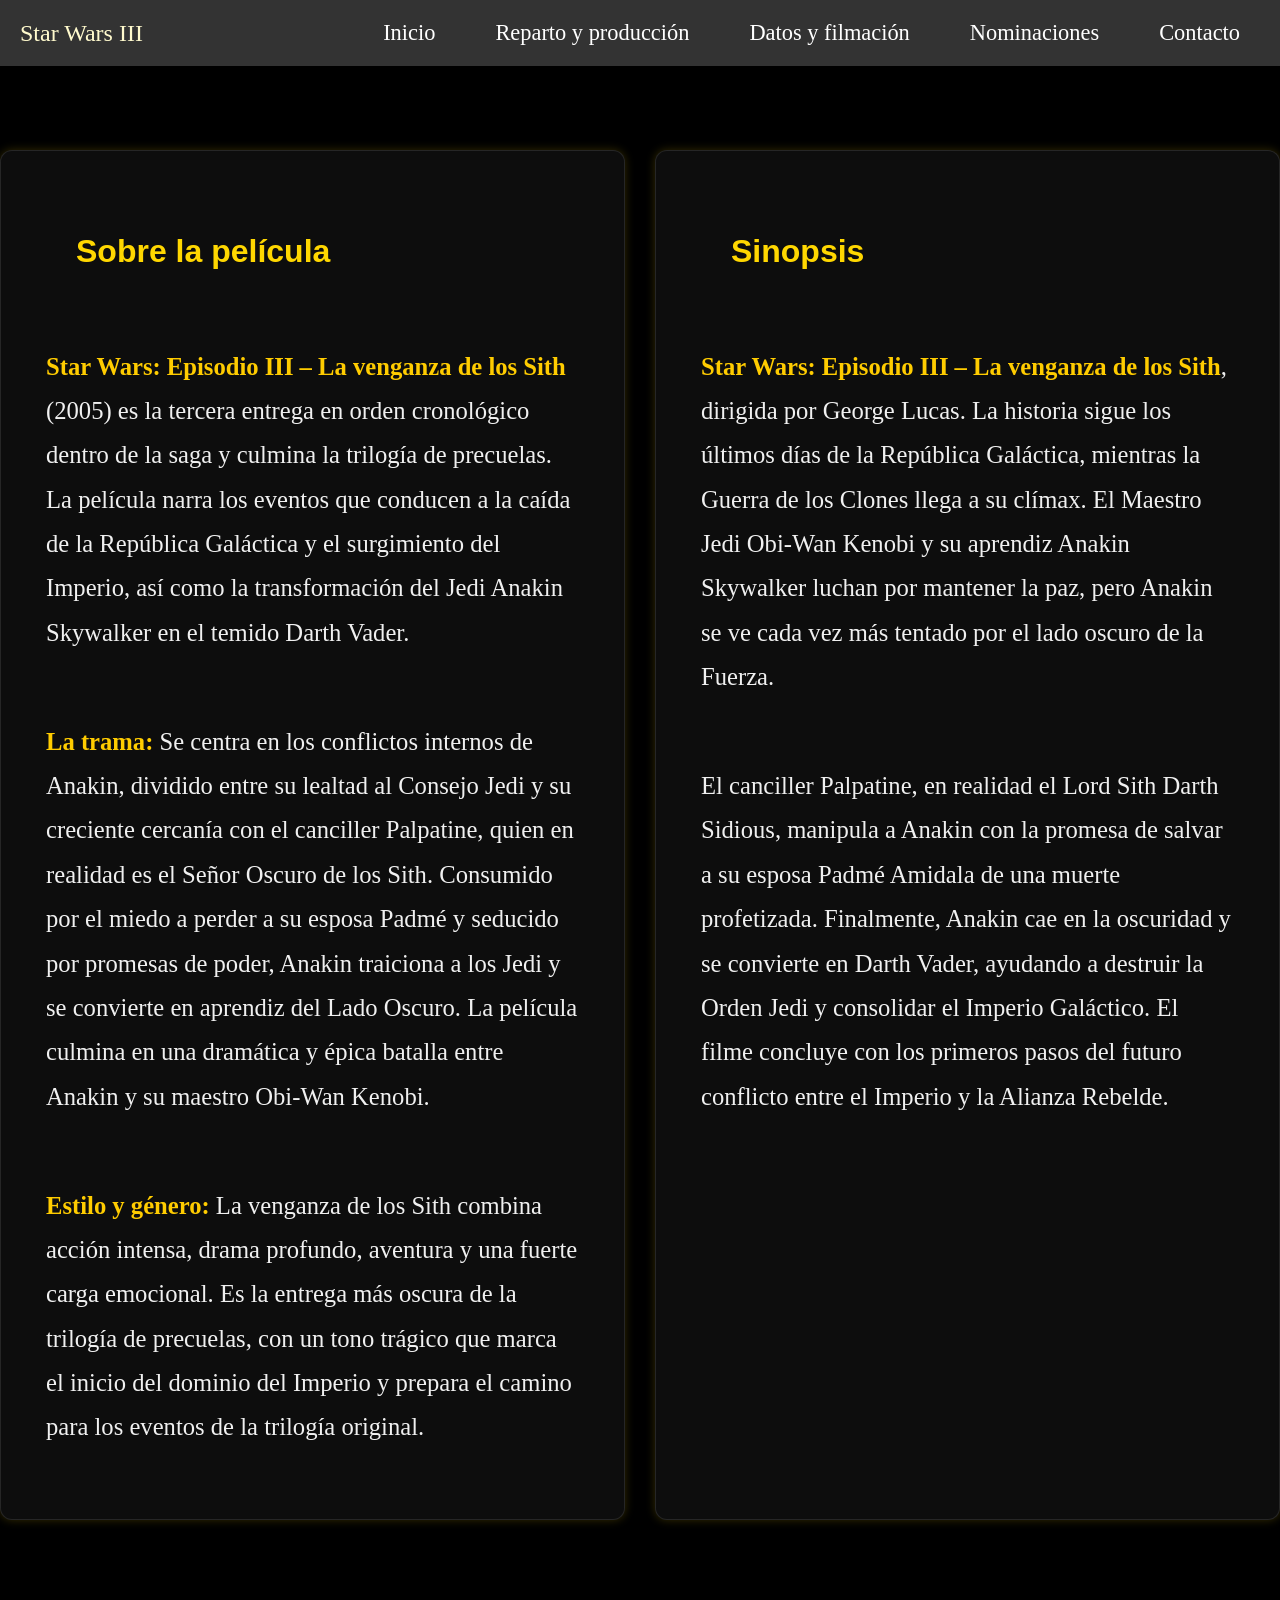
<file: index.html>
<!DOCTYPE html>
<html lang="es">
<head>
    <meta charset="UTF-8">
    <meta name="viewport" content="width=device-width, initial-scale=1.0">
    <title>Star Wars OG</title>
    <link rel="stylesheet" href="style.css">
    <link rel="icon" href="../img/vv_preview_rev_1.png" type="image/x-icon">
</head>
<body>
    <header class="header">
      
      <div class="logo">Star Wars III
      </div>
      <input type="checkbox" id="menu-toggle" class="menu-toggle" />

  
  <label for="menu-toggle" class="hamburger">
    <span></span>
    <span></span>
    <span></span>
  </label>
    <nav class="nav" id="nav">
      <ul class="nav-links">
        <li><a href="index.html">Inicio</a></li>
        <li><a href="ryp/index.html">Reparto y producción</a></li>
        <li><a href="datos/index.html">Datos y filmación</a></li>
        <li><a href="nominacion/index.html">Nominaciones</a></li>
        <li><a href="contacto/index.html">Contacto</a></li>
      </ul>
       </nav>
    
     
    </header>
    
    <main>
      <div class="descripcion-doble">
    <div class="descripcion-pelicula">
  <h2>Sobre la película</h2>
  <p>
    <strong>Star Wars: Episodio III – La venganza de los Sith</strong> (2005) es la tercera entrega en orden cronológico dentro de la saga y culmina la trilogía de precuelas.
    La película narra los eventos que conducen a la caída de la República Galáctica y el surgimiento del Imperio, así como la transformación del Jedi Anakin Skywalker en el temido Darth Vader.
  </p>
  <p>
    <strong>La trama:</strong> Se centra en los conflictos internos de Anakin, dividido entre su lealtad al Consejo Jedi y su creciente cercanía con el canciller Palpatine, quien en realidad es el Señor Oscuro de los Sith.
    Consumido por el miedo a perder a su esposa Padmé y seducido por promesas de poder, Anakin traiciona a los Jedi y se convierte en aprendiz del Lado Oscuro.
    La película culmina en una dramática y épica batalla entre Anakin y su maestro Obi-Wan Kenobi.
  </p>
  <p>
    <strong>Estilo y género:</strong> La venganza de los Sith combina acción intensa, drama profundo, aventura y una fuerte carga emocional.
    Es la entrega más oscura de la trilogía de precuelas, con un tono trágico que marca el inicio del dominio del Imperio y prepara el camino para los eventos de la trilogía original.
  </p>
</div>

      <div class="descripcion-pelicula">
    <h2>Sinopsis</h2>
    <p>
      <strong>Star Wars: Episodio III – La venganza de los Sith</strong>, dirigida por George Lucas.  
      La historia sigue los últimos días de la República Galáctica, mientras la Guerra de los Clones llega a su clímax.  
      El Maestro Jedi Obi-Wan Kenobi y su aprendiz Anakin Skywalker luchan por mantener la paz, pero Anakin se ve cada vez más tentado por el lado oscuro de la Fuerza.
    </p>
    <p>
      El canciller Palpatine, en realidad el Lord Sith Darth Sidious, manipula a Anakin con la promesa de salvar a su esposa Padmé Amidala de una muerte profetizada.  
      Finalmente, Anakin cae en la oscuridad y se convierte en Darth Vader, ayudando a destruir la Orden Jedi y consolidar el Imperio Galáctico.  
      El filme concluye con los primeros pasos del futuro conflicto entre el Imperio y la Alianza Rebelde.
    </p>
    <iframe width="560" height="315" src="https://www.youtube.com/embed/6YQ_HGoK41A?si=YhfoCAyAfc4_L3_i&amp;start=12" title="YouTube video player" frameborder="0" allow="accelerometer; autoplay; clipboard-write; encrypted-media; gyroscope; picture-in-picture; web-share" referrerpolicy="strict-origin-when-cross-origin" allowfullscreen></iframe>
  </div>
</div>
  </main>
  <footer>May the Force be with you </footer> 
</body>
</html>
</file>
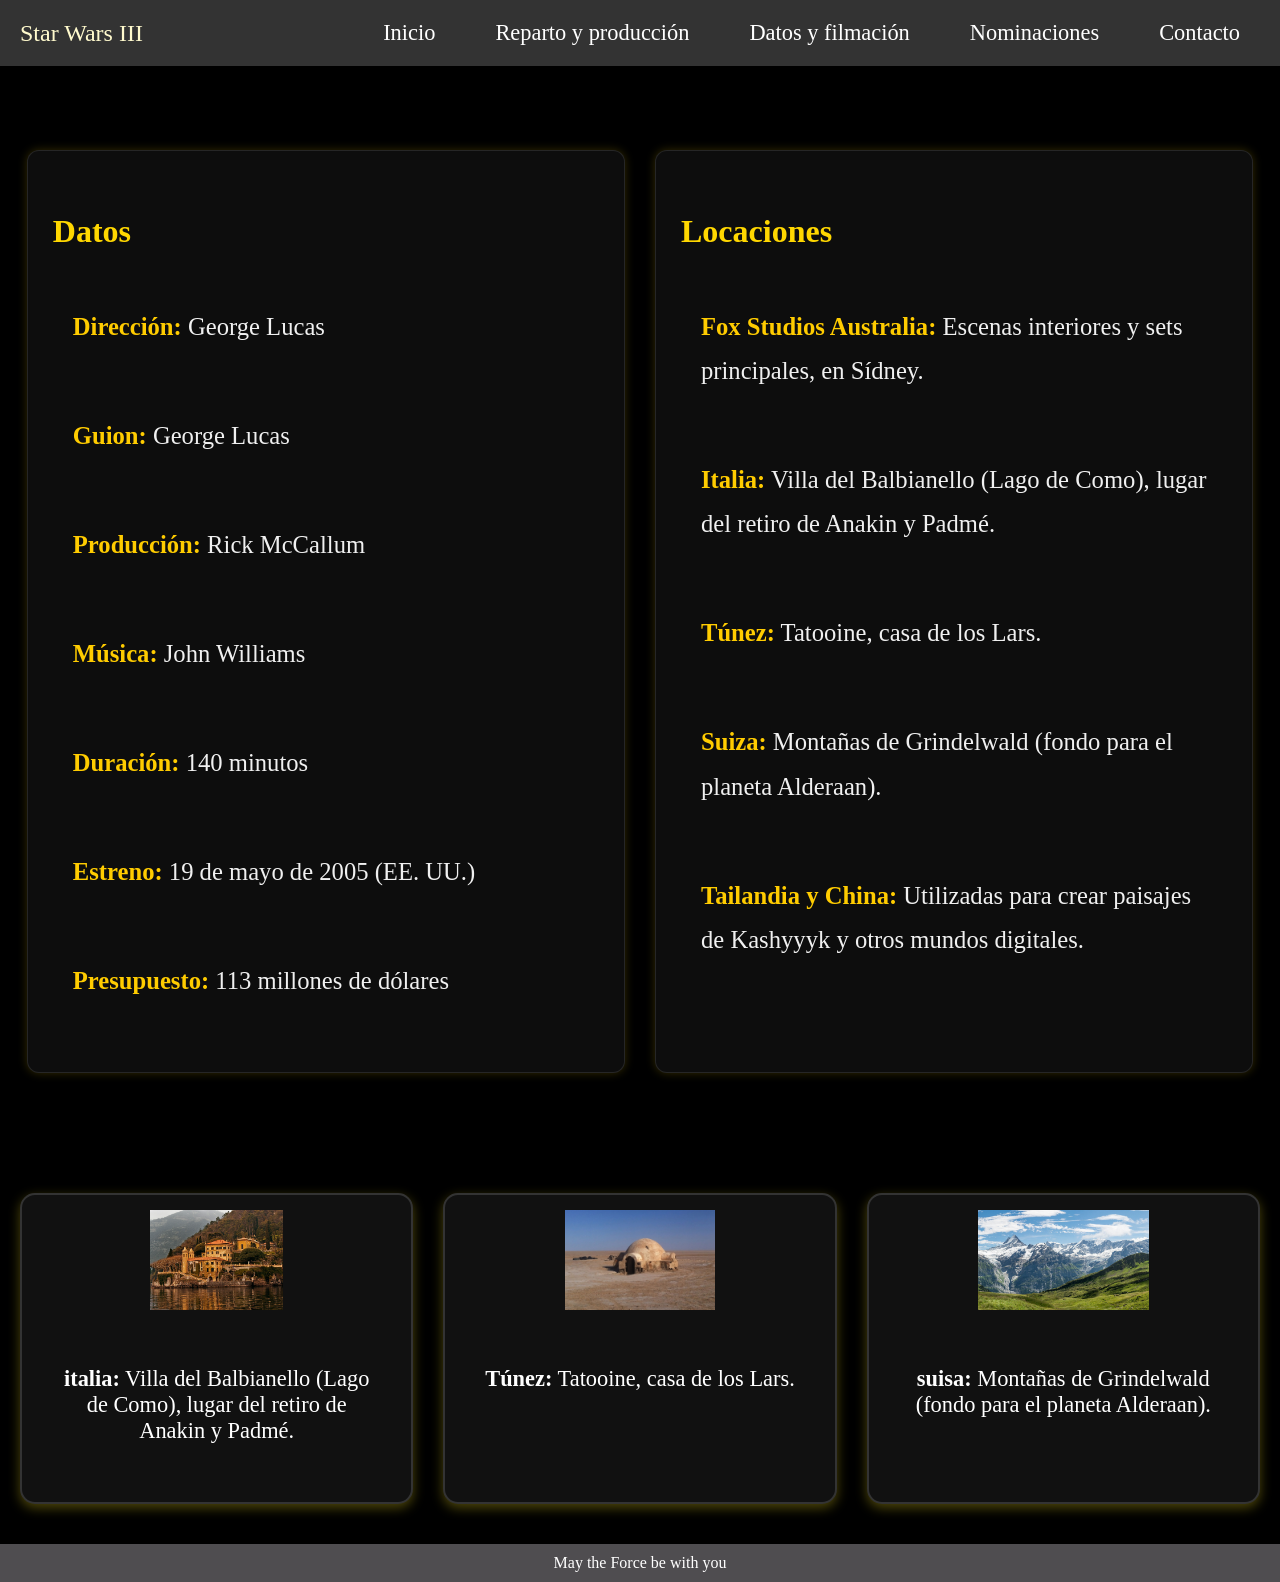
<file: datos/index.html>
<!DOCTYPE html>
<html lang="es">
<head>
    <meta charset="UTF-8">
    <meta name="viewport" content="width=device-width, initial-scale=1.0">
    <title>Star Wars: Datos de filmación</title>
    <link rel="stylesheet" href="style.css">
    <link rel="icon" href="../img/vv_preview_rev_1.png" type="image/x-icon">
</head>
<body>
    <header class="header">
  <div class="logo">Star Wars III</div>

  <input type="checkbox" id="menu-toggle" class="menu-toggle" />

  <label for="menu-toggle" class="hamburger">
    <span></span>
    <span></span>
    <span></span>
  </label>

  <nav class="nav" id="nav">
    <ul class="nav-links">
      <li><a href="../index.html">Inicio</a></li>
      <li><a href="../ryp/index.html">Reparto y producción</a></li>
      <li><a href="index.html">Datos y filmación</a></li>
      <li><a href="../nominacion/index.html">Nominaciones</a></li>
      <li><a href="../contacto/index.html">Contacto</a></li>
    </ul>
  </nav>
</header>
    
   <div class="datos-locacion">
  
  <div class="datoss">
    <h2>Datos</h2>
    <p><strong>Dirección:</strong> George Lucas</p>
    <p><strong>Guion:</strong> George Lucas</p>
    <p><strong>Producción:</strong> Rick McCallum</p>
    <p><strong>Música:</strong> John Williams</p>
    <p><strong>Duración:</strong> 140 minutos</p>
    <p><strong>Estreno:</strong> 19 de mayo de 2005 (EE. UU.)</p>
    <p><strong>Presupuesto:</strong> 113 millones de dólares</p>
  </div>

  <div class="datoss">
    <h2>Locaciones</h2>
    <p><strong>Fox Studios Australia:</strong> Escenas interiores y sets principales, en Sídney.</p>
    <p><strong>Italia:</strong> Villa del Balbianello (Lago de Como), lugar del retiro de Anakin y Padmé.</p>
    <p><strong>Túnez:</strong> Tatooine, casa de los Lars.</p>
    <p><strong>Suiza:</strong> Montañas de Grindelwald (fondo para el planeta Alderaan).</p>
    <p><strong>Tailandia y China:</strong> Utilizadas para crear paisajes de Kashyyyk y otros mundos digitales.</p>
  </div>
</div>

<div class="locacion-grid">
  <div class="locacion-card">
    <img src="../img/VillaDelBelbianello.jpg" alt="Lucasfilm">
    <p><strong>italia:</strong> Villa del Balbianello (Lago de Como), lugar del retiro de Anakin y Padmé.</p>
  </div>
  <div class="locacion-card">
    <img src="../img/tunez.jpg" alt="ILM">
    <p><strong>Túnez:</strong> Tatooine, casa de los Lars.</p>
  </div>
  <div class="locacion-card">
    <img src="../img/suiza.jpg" alt="Fox Studios">
    <p><strong>suisa:</strong> Montañas de Grindelwald (fondo para el planeta Alderaan).</p>
  </div>
</div>
<footer>May the Force be with you </footer> 
</body>
</html>
</file>
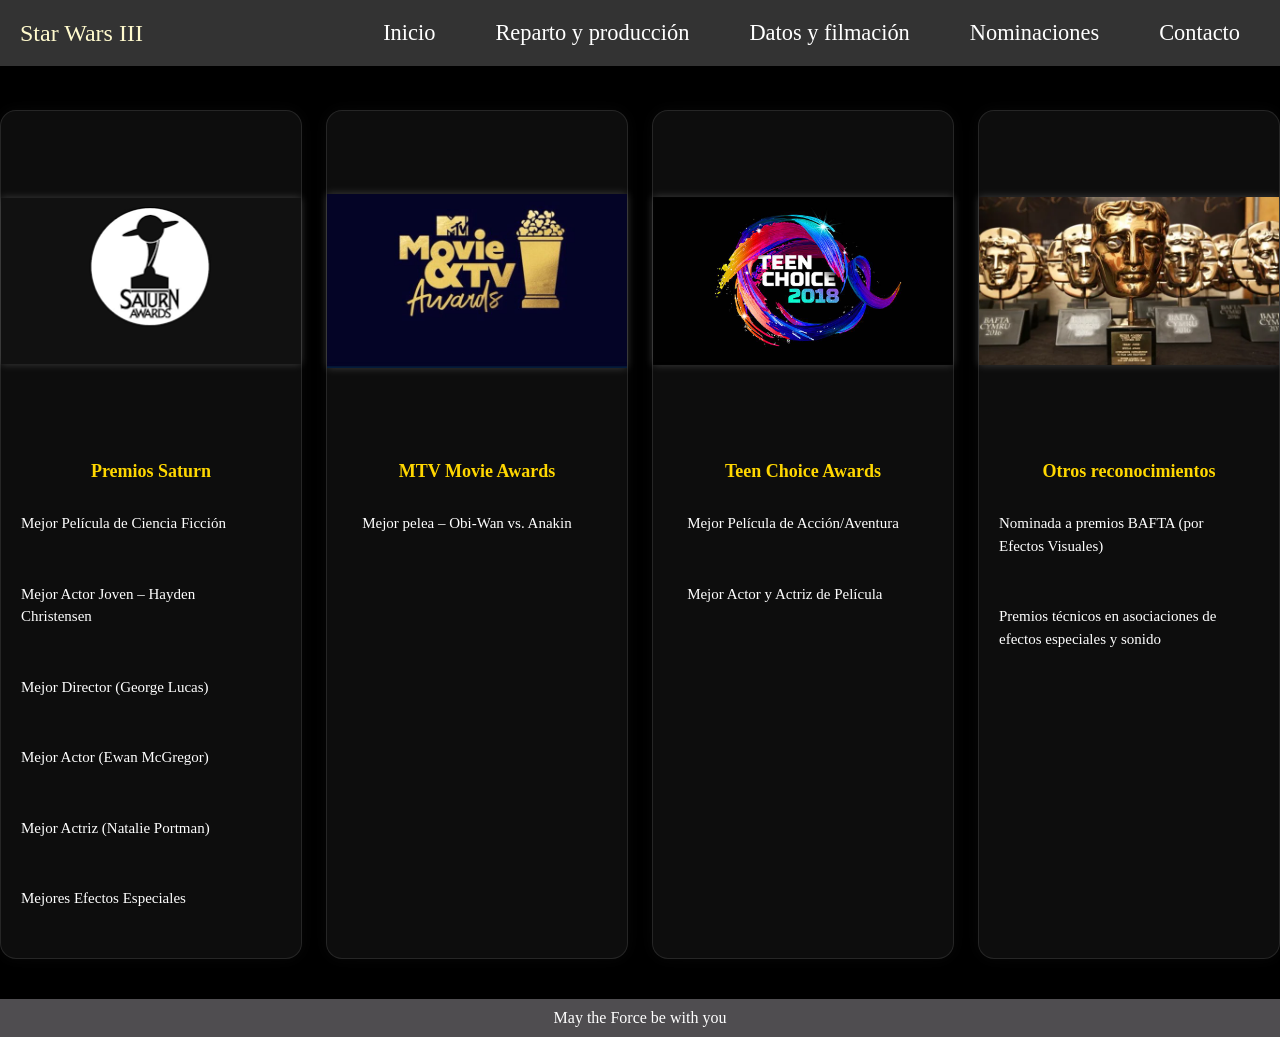
<file: nominacion/index.html>
<!DOCTYPE html>
<html lang="es">
<head>
    <meta charset="UTF-8">
    <meta name="viewport" content="width=device-width, initial-scale=1.0">
    <title>Star Wars: Nominaciones</title>
    <link rel="stylesheet" href="style.css">
    <link rel="icon" href="../img/vv_preview_rev_1.png" type="image/x-icon">
</head>
<body>
    <header class="header">
      <div class="logo">Star Wars III
      </div>

      <input type="checkbox" id="menu-toggle" class="menu-toggle" />

  
  <label for="menu-toggle" class="hamburger">
    <span></span>
    <span></span>
    <span></span>
  </label>
    <nav class="nav" id="nav">
      <ul class="nav-links">
        <li><a href="../index.html">Inicio</a></li>
        <li><a href="../ryp/index.html">Reparto y producción</a></li>
        <li><a href="../datos/index.html">Datos y filmación</a></li>
        <li><a href="index.html">Nominaciones</a></li>
        <li><a href="../contacto/index.html">Contacto</a></li>
      </ul>
       </nav>
    </header>

    <div class="premios-grid">

  <div class="premio-card">
    <img src="/img/saturn.png" alt="Saturn Awards" class="premio-img">
    <div class="premio-contenido">
      <h3>Premios Saturn</h3>
      <ul>
        <li>Mejor Película de Ciencia Ficción</li>
        <li>Mejor Actor Joven – Hayden Christensen</li>
        <li>Mejor Director (George Lucas)</li>
        <li>Mejor Actor (Ewan McGregor)</li>
        <li>Mejor Actriz (Natalie Portman)</li>
        <li>Mejores Efectos Especiales</li>
      </ul>
    </div>
  </div>

  <div class="premio-card">
    <img src="/img/mtv.jpg" alt="MTV Movie Awards" class="premio-img">
    <div class="premio-contenido">
      <h3>MTV Movie Awards</h3>
      <ul>
        <li>Mejor pelea – Obi-Wan vs. Anakin</li>
      </ul>
    </div>
  </div>

  <div class="premio-card">
    <img src="/img/teen-choice.jpg" alt="Teen Choice Awards" class="premio-img">
    <div class="premio-contenido">
      <h3>Teen Choice Awards</h3>
      <ul>
        <li>Mejor Película de Acción/Aventura</li>
        <li>Mejor Actor y Actriz de Película</li>
      </ul>
    </div>
  </div>

  <div class="premio-card">
    <img src="/img/bafta-award.webp" alt="Otros premios" class="premio-img">
    <div class="premio-contenido">
      <h3>Otros reconocimientos</h3>
      <ul>
        <li>Nominada a premios BAFTA (por Efectos Visuales)</li>
        <li>Premios técnicos en asociaciones de efectos especiales y sonido</li>
      </ul>
    </div>
  </div>

</div>

<footer>May the Force be with you </footer> 

</body>
</file>
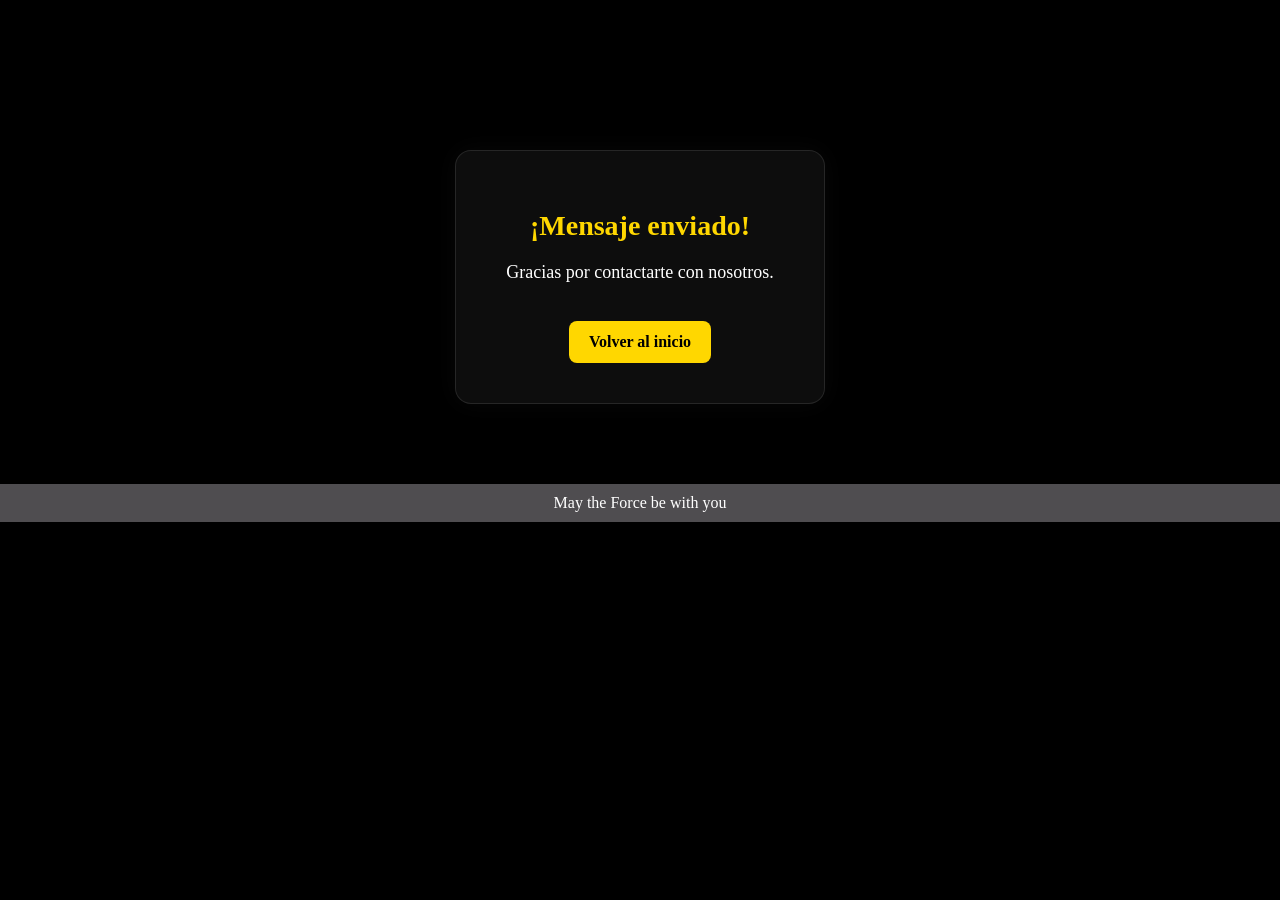
<file: recibir/index.html>
<!DOCTYPE html>
<html lang="es">
<head>
    <meta charset="UTF-8">
    <meta name="viewport" content="width=device-width, initial-scale=1.0">
    <title>Star Wars: Mensaje enviado</title>
    <link rel="stylesheet" href="style.css">
    <link rel="icon" href="../img/vv_preview_rev_1.png" type="image/x-icon">
</head>
<body>
<div class="mensaje-recibido">

<h1>¡Mensaje enviado!</h1>

<p>Gracias por contactarte con nosotros.</p>

<a href="../index.html">Volver al inicio</a>

</div>
</main>
<footer>May the Force be with you </footer>
</body>
</html>
</file>
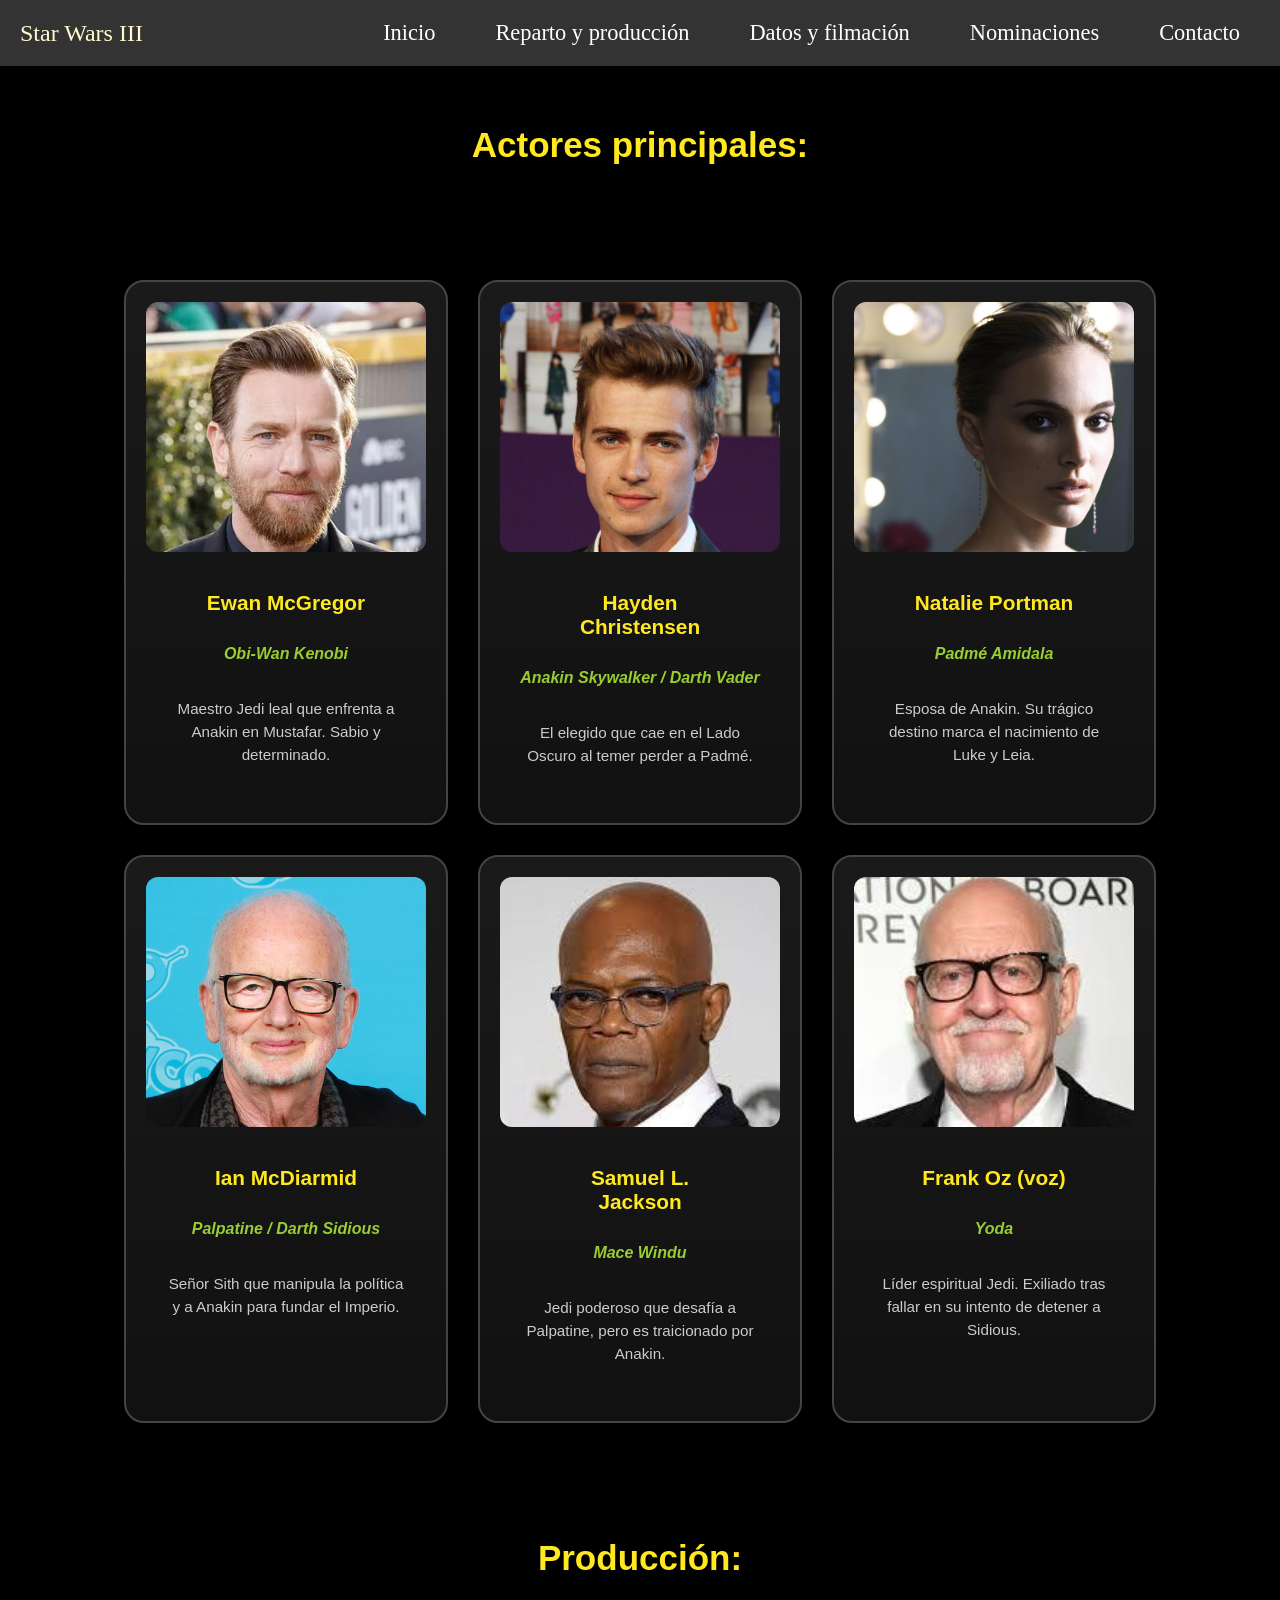
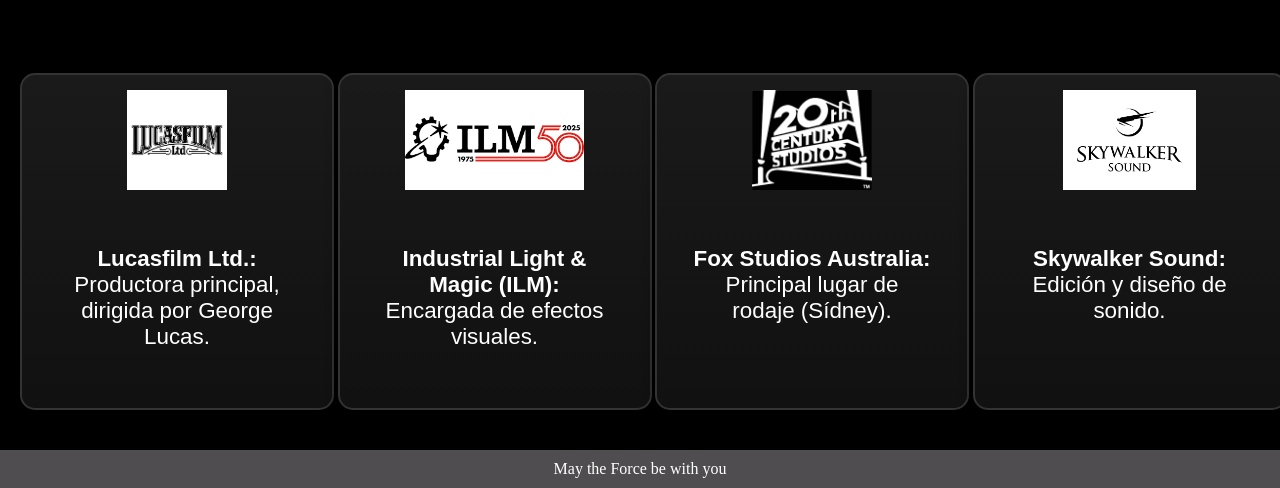
<file: ryp/index.html>
<!DOCTYPE html>
<html lang="es">
<head>
    <meta charset="UTF-8">
    <meta name="viewport" content="width=device-width, initial-scale=1.0">
    <title>Star Wars: Repartos y producción</title>
    <link rel="stylesheet" href="style.css">
    <link rel="icon" href="../img/vv_preview_rev_1.png" type="image/x-icon">
</head>
<body>
    <header class="header">
      
      <div class="logo">Star Wars III
      </div>
      <input type="checkbox" id="menu-toggle" class="menu-toggle" />

  
  <label for="menu-toggle" class="hamburger">
    <span></span>
    <span></span>
    <span></span>
  </label>

    <nav class="nav" id="nav">
      <ul class="nav-links">
        <li><a href="../index.html">Inicio</a></li>
        <li><a href="index.html">Reparto y producción</a></li>
        <li><a href="../datos/index.html">Datos y filmación</a></li>
        <li><a href="../nominacion/index.html">Nominaciones</a></li>
        <li><a href="../contacto/index.html">Contacto</a></li>
      </ul>
       </nav>
    </header>
    
<h3 class="fitseei">Actores principales:</h3>
 <section class="card-container">
  <div class="card">
    <img src="../pjs/edwin.jpg" alt="Obi-Wan Kenobi">
    <h3>Ewan McGregor</h3>
    <h4>Obi-Wan Kenobi</h4>
    <p>Maestro Jedi leal que enfrenta a Anakin en Mustafar. Sabio y determinado.</p>
  </div>

  <div class="card">
    <img src="../pjs/hayden.jpeg" alt="Anakin Skywalker">
    <h3>Hayden Christensen</h3>
    <h4>Anakin Skywalker / Darth Vader</h4>
    <p>El elegido que cae en el Lado Oscuro al temer perder a Padmé.</p>
  </div>

  <div class="card">
    <img src="../pjs/natalie.jpg" alt="Padmé Amidala">
    <h3>Natalie Portman</h3>
    <h4>Padmé Amidala</h4>
    <p>Esposa de Anakin. Su trágico destino marca el nacimiento de Luke y Leia.</p>
  </div>

  <div class="card">
    <img src="../pjs/Ian_.jpg" alt="Palpatine">
    <h3>Ian McDiarmid</h3>
    <h4>Palpatine / Darth Sidious</h4>
    <p>Señor Sith que manipula la política y a Anakin para fundar el Imperio.</p>
  </div>

  <div class="card">
    <img src="../pjs/samuel.jpeg" alt="Mace Windu">
    <h3>Samuel L. Jackson</h3>
    <h4>Mace Windu</h4>
    <p>Jedi poderoso que desafía a Palpatine, pero es traicionado por Anakin.</p>
  </div>

  <div class="card">
    <img src="../pjs/frank.jpeg" alt="Yoda">
    <h3>Frank Oz (voz)</h3>
    <h4>Yoda</h4>
    <p>Líder espiritual Jedi. Exiliado tras fallar en su intento de detener a Sidious.</p>
  </div>
</section>

<h3>Producción:</h3>
<div class="produccion-grid">
  <div class="prod-card">
    <img src="../img/lucas.png" alt="Lucasfilm">
    <p><strong>Lucasfilm Ltd.:</strong> Productora principal, dirigida por George Lucas.</p>
  </div>
  <div class="prod-card">
    <img src="../img/ilm.png" alt="ILM">
    <p><strong>Industrial Light & Magic (ILM):</strong> Encargada de efectos visuales.</p>
  </div>
  <div class="prod-card">
    <img src="../img/fox.png" alt="Fox Studios">
    <p><strong>Fox Studios Australia:</strong> Principal lugar de rodaje (Sídney).</p>
  </div>
  <div class="prod-card">
    <img src="../img/skywalker.png" alt="Skywalker Sound">
    <p><strong>Skywalker Sound:</strong> Edición y diseño de sonido.</p>
  </div>
</div>

<footer>May the Force be with you </footer> 
</body>
</html>
</file>
<file: style.css>
.header {
  position: fixed;
  top: 0;
  left: 0;
  right: 0;
  background: #333;
  color: white;
  display: flex;
  justify-content: space-between;
  align-items: center;
  padding: 0px 20px;
  z-index: 1000;
}

.logo {
  font-size: 1.5em;
  color:lemonchiffon  ;
}

.nav-links {
  list-style: none;
  display: flex;
  gap: 20px;
  margin: 0;
  padding: 0;
}

.nav-links li a {
  color: white;
  text-decoration: none;
  transition: color 0.3s;
}

.nav-links li a:hover {
  color: #f0a500;
}

 p, li {
  font-size: 1.4em;
  padding: 20px;
}

.menu-toggle {
  display: none;
}


.hamburger {
  display: none;
  flex-direction: column;
  justify-content: center;
  gap: 5px;
  cursor: pointer;
  z-index: 1100;
}

.hamburger span {
  width: 25px;
  height: 3px;
  background-color: white;
  border-radius: 2px;
}

main {
  width: 100%;
  display: flex;
  justify-content: center;
}

body {
  margin: 0;
  padding: 0;
  background-color: black;
  color: white;
  background-size: cover;
  display: flex;
  flex-direction: column;
  padding-top: 70px; 
}

.descripcion-pelicula {
  background-color: rgba(255, 255, 255, 0.05);
  border: 1px solid rgba(255, 255, 255, 0.1);
  border-radius: 12px;
  padding: 25px;
  margin: 40px auto;
  max-width: 900px;
  color: #f0f0f0;
  line-height: 1.8;
  font-size: 1.1rem;
  box-shadow: 0 0 10px rgba(255, 215, 0, 0.2);
  animation: aparecer 1s ease-in-out;
}

.descripcion-pelicula h2 {
  color: #ffd700;
  font-size: 2rem;
  margin-bottom: 1rem;
}

.descripcion-pelicula p {
  margin-bottom: 1.5rem;
}

.descripcion-pelicula strong {
  color: #ffcc00;
  font-weight: bold;
}

iframe {
  width: 100%;
  max-width: 560px;
  height: 315px;
  border-radius: 10px;
}

@keyframes aparecer {
  from {
    opacity: 0;
    transform: translateY(15px);
  }
  to {
    opacity: 1;
    transform: translateY(0);
  }
}


.descripcion-doble {
  display: flex;
  justify-content: center;
  gap: 30px;
  flex-wrap: wrap;
  margin: 40px auto;
  max-width: 1400px;
}

.descripcion-doble .descripcion-pelicula {
  flex: 1 1 0px;
  max-width: 650px;
}




h2, h3, h4, h5, h6 {
  padding: 20px 50px;
  font-size: 35px;
  color: #ffe81f;
  font-family: Arial, sans-serif;
}

p, li {
  font-size: 1.4em;
}

.p {
  font-size: 30px;
  padding: 20px;
}

.fitseei {
  color: yellowgreen;
}

.gg {
  padding: 20px;
  font-size: 1.4em;
  font-family: Arial, sans-serif;
}

.card-container {
  display: flex;
  flex-wrap: wrap;
  gap: 30px;
  justify-content: center;
  padding: 60px 20px;
}

.card {
  background-color: #222;
  border: 2px solid #444;
  border-radius: 15px;
  width: 280px;
  text-align: center;
  padding: 20px;
  color: white;
  font-family: Arial, sans-serif;
  transition: transform 0.3s ease, border-color 0.3s ease;
}

.card:hover {
  transform: scale(1.05);
  border-color: #ffe81f;
}

.card img {
  width: 100%;
  height: 250px;
  object-fit: cover;
  border-radius: 10px;
  margin-bottom: 15px;
  object-position: top;
}

.card h3 {
  color: #ffe81f;
  font-size: 1.2em;
  margin: 0;
}

.card h4 {
  color: yellowgreen;
  margin: 10px 0;
  font-size: 1em;
}

.card p {
  font-size: 1em;
  line-height: 1.4em;
  color: #ddd;
}

@media (max-width: 768px) {
  .nav-links {
    display: none;
    flex-direction: column;
    background-color: #222;
    width: 100%;
    position: absolute;
    top: 26px;
    left: 0;
    z-index: 1000;
    padding: 15px 0;
    gap: 15px;
    text-align: center;
  }

  .hamburger {
    display: flex;
    margin-left: auto;
  }

  .menu-toggle:checked + .hamburger + nav .nav-links {
    display: flex;
  }

  .nav-links li  {
    padding: 10px 0;
    display: block;
  }

  .header {
    flex-wrap: wrap;
  }

footer {
  background-color: rgb(79, 77, 80);
  margin: 0;
  padding: 10px;
  text-align: center;
 
}
}
</file>
<file: datos/style.css>
.header {
  position: fixed;
  top: 0;
  left: 0;
  right: 0;
  background: #333;
  color: white;
  display: flex;
  justify-content: space-between;
  align-items: center;
  padding: 0px 20px;
  z-index: 1000;
}

.logo {
  font-size: 1.5em;
  color:lemonchiffon  ;
}

.nav-links {
  list-style: none;
  display: flex;
  gap: 20px;
  margin: 0;
  padding: 0;
}

.nav-links li a {
  color: white;
  text-decoration: none;
  transition: color 0.3s;
}

.nav-links li a:hover {
  color: #f0a500;
}

p, li {
  font-size: 1.4em;
  padding: 20px;
}

.menu-toggle {
  display: none;
}

.hamburger {
  display: none;
  flex-direction: column;
  justify-content: center;
  gap: 5px;
  cursor: pointer;
  z-index: 1100;
}

.hamburger span {
  width: 25px;
  height: 3px;
  background-color: white;
  border-radius: 2px;
}

body {
  margin: 0;
  padding: 0;
  background-color: black;
  color: white;
  background-size: cover;
  display: flex;
  flex-direction: column;
  padding-top: 70px; 
}


@keyframes fadeInUp {
  from {
    transform: translateY(30px);
    opacity: 0;
  }
  to {
    transform: translateY(0px);
    opacity: 1;
  }
}



.datoss {
  background-color: rgba(255, 255, 255, 0.05);
  border: 1px solid rgba(255, 255, 255, 0.1);
  border-radius: 12px;
  padding: 25px;
  margin: 40px auto;
  max-width: 900px;
  color: #f0f0f0;
  line-height: 1.8;
  font-size: 1.1rem;
  box-shadow: 0 0 10px rgba(255, 215, 0, 0.2);
  animation: aparecer 1s ease-in-out;
}

.datoss h2 {
  color: #ffd700;
  font-size: 2rem;
  margin-bottom: 1rem;
}

.datoss p {
  margin-bottom: 1.5rem;
}

.datoss strong {
  color: #ffcc00;
  font-weight: bold;
}

@keyframes aparecer {
  from {
    opacity: 0;
    transform: translateY(15px);
  }
  to {
    opacity: 1;
    transform: translateY(0);
  }
}


.datos-locacion {
  display: flex;
  justify-content: center;
  gap: 30px;
  flex-wrap: wrap;
  margin: 40px auto;
  max-width: 1400px;
}

.datos-locacion .datoss {
  flex: 1 1 0px;
  max-width: 650px;
}


.locacion-grid {
  display: grid;
  grid-template-columns: repeat(auto-fit, minmax(250px, 1fr));
  gap: 30px;
  padding: 40px 20px;
}

.locacion-card {
  background-color: #111;
  border: 2px solid #333;
  border-radius: 15px;
  padding: 15px;
  color: white;
  text-align: center;
  box-shadow: 0 4px 12px rgba(255, 232, 31, 0.3);
}

.locacion-card img {
  max-width: 100%;
  height: 100px;
  object-fit: contain;
  margin-bottom: 10px;
}

footer {
  background-color: rgb(79, 77, 80);
  margin: 0;
  padding: 10px;
  text-align: center;
 
}
@media (max-width: 768px) {
  .hamburger {
    display: flex;
    margin-left: auto;
  }

  .nav-links {
    display: none;
    flex-direction: column;
    background-color: #222;
    width: 100%;
    position: absolute;
    top: 26px;
    left: 0;
    z-index: 1000;
    padding: 15px 0;
    gap: 15px;
    text-align: center;
  }

  .menu-toggle:checked + .hamburger + nav .nav-links {
    display: flex;
  }

  .nav-links li {
    padding-left: 10px;
    display: block;
  }

  .header {
    flex-wrap: wrap;
  }

footer {
  background-color: rgb(79, 77, 80);
  margin: 0;
  padding: 10px;
  text-align: center;
 
}

  .datoss {
    padding: 20px;
    margin: 20px;
    font-size: 1rem;
  }

  .datos-locacion {
    flex-direction: column;
    gap: 20px;
    padding: 0 15px;
  }

  .datos-locacion .datoss {
    max-width: 100%;
  }

  .locacion-grid {
    grid-template-columns: 1fr;
    padding: 20px 10px;
    gap: 20px;
  }

  .locacion-card {
    padding: 10px;
  }

  .locacion-card img {
    height: 80px;
  }
  
}
</file>
<file: nominacion/style.css>
.header {
  position: fixed;
  top: 0;
  left: 0;
  right: 0;
  background: #333;
  color: white;
  display: flex;
  justify-content: space-between;
  align-items: center;
  padding: 0px 20px;
  z-index: 1000;
}

.logo {
  font-size: 1.5em;
  color:lemonchiffon  ;
}

.nav-links {
  list-style: none;
  display: flex;
  gap: 20px;
  margin: 0;
  padding: 0;
}

.nav-links li a {
  color: white;
  text-decoration: none;
  transition: color 0.3s;
}

.nav-links li a:hover {
  color: #f0a500;
}

.hamburger {
  display: flex;
  font-size: 1.8em;
  cursor: pointer;
}

p, li {
  font-size: 1.4em;
  padding: 20px;
}

.menu-toggle {
  display: none;
}


.hamburger {
  display: none;
  flex-direction: column;
  justify-content: center;
  gap: 5px;
  cursor: pointer;
  z-index: 1100;
}

.hamburger span {
  width: 25px;
  height: 3px;
  background-color: white;
  border-radius: 2px;
}

body {
  margin: 0;
  padding: 0;
  background-color: black;
  color: white;
  background-size: cover;
  display: flex;
  flex-direction: column;
  padding-top: 70px; 
  overflow-x: hidden;
}




.premios-grid {
  display: grid;
  grid-template-columns: repeat(auto-fit, minmax(280px, 1fr));
  gap: 24px;
  margin: 40px 0;
}

.premio-card {
  background: rgba(255, 255, 255, 0.05);
  border: 1px solid rgba(255, 255, 255, 0.1);
  border-radius: 16px;
  padding: 20px;
  color: #fff;
  box-shadow: 0 0 15px rgba(255, 255, 255, 0.03);
  transition: transform 0.3s ease, box-shadow 0.3s ease;
  display: flex;
  flex-direction: column;
  align-items: center;
}

.premio-card:hover {
  transform: scale(1.02);
  box-shadow: 0 0 20px rgba(255, 215, 0, 0.08);
}

.premio-img {
  width: 300px;
  height: 300px;
  object-fit: contain;
  margin-bottom: 12px;
  filter: drop-shadow(0 0 4px rgba(255,255,255,0.2));
}

.premio-contenido h3 {
  color: #ffd700;
  font-size: 18px;
  margin-bottom: 10px;
  text-align: center;
}

.premio-contenido ul {
  list-style: none;
  padding: 0;
  margin: 0;
}

.premio-contenido li {
  padding-left: 0;
  margin-bottom: 8px;
  font-size: 15px;
  line-height: 1.5;
}

footer {
  background-color: rgb(79, 77, 80);
  margin: 0;
  padding: 10px;
  text-align: center;
 
}


@media (max-width: 768px) {
  .hamburger {
    display: flex;
    margin-left: auto;
  }

  .nav-links {
    display: none;
    flex-direction: column;
    background-color: #222;
    width: 100%;
    position: absolute;
    top: 26px;
    left: 0;
    z-index: 1000;
    padding: 15px 0;
    gap: 15px;
    text-align: center;
  }
  
  .menu-toggle:checked + .hamburger + nav .nav-links {
    display: flex;
  }

  .nav-links li a {
    padding: 10px 0;
    display: block;
  }

  .header {
    flex-wrap: wrap;
  }
}
</file>
<file: recibir/style.css>
body {
  margin: 0;
  padding: 0;
  background-color: black;
  color: white;
  background-size: cover;
  display: flex;
  flex-direction: column;
  padding-top: 70px; 
  overflow-x: hidden;
  min-height: 91.4vh;
}
main{
  flex: 1;
}

.mensaje-recibido {
  background-color: rgba(255, 255, 255, 0.05);
  border: 1px solid rgba(255, 255, 255, 0.1);
  border-radius: 16px;
  padding: 40px 50px;
  max-width: 700px;
  margin: 80px auto;
  text-align: center;
  backdrop-filter: blur(8px);
  box-shadow: 0 0 25px rgba(255, 255, 255, 0.03);
}

.mensaje-recibido h1 {
  color: #ffd700;
  font-size: 28px;
  margin-bottom: 20px;
}

.mensaje-recibido p {
  font-size: 18px;
}

.mensaje-recibido a {
  display: inline-block;
  margin-top: 20px;
  padding: 12px 20px;
  background-color: #ffd700;
  color: black;
  text-decoration: none;
  border-radius: 8px;
  font-weight: bold;
}

.mensaje-recibido a:hover {
  background-color: #ffcc00;
}

footer {
  background-color: rgb(79, 77, 80);
  margin: 0;
  padding: 10px;
  text-align: center;
 
}

@media (max-width: 768px) {
  footer {
  background-color: rgb(79, 77, 80);
  margin: 0;
  padding: 10px;
  text-align: center;
 
}
}
</file>
<file: ryp/style.css>
.header {
  position: fixed;
  top: 0;
  left: 0;
  right: 0;
  background: #333;
  color: white;
  display: flex;
  justify-content: space-between;
  align-items: center;
  padding: 0px 20px;
  z-index: 1000;
}

.logo {
  font-size: 1.5em;
  color:lemonchiffon  ;
}

.nav-links {
  list-style: none;
  display: flex;
  gap: 20px;
  margin: 0;
  padding: 0;
}

.nav-links li a {
  color: white;
  text-decoration: none;
  transition: color 0.3s;
}

.nav-links li a:hover {
  color: #f0a500;
}

p, li {
  font-size: 1.4em;
  padding: 20px;
}

.menu-toggle {
  display: none;
}

.hamburger {
  display: none;
  flex-direction: column;
  justify-content: center;
  gap: 5px;
  cursor: pointer;
  z-index: 1100;
}

.hamburger span {
  width: 25px;
  height: 3px;
  background-color: white;
  border-radius: 2px;
}

body {
  margin: 0;
  padding: 0;
  background-color: black;
  color: white;
  background-size: cover;
  display: flex;
  flex-direction: column;
  padding-top: 70px;
}


 h3 {
  padding: 20px 50px;
  font-size: 35px;
  color: #ffe81f;
  font-family: Arial, sans-serif;
  text-align: center;
}

.card-container {
  display: flex;
  flex-wrap: wrap;
  gap: 30px;
  justify-content: center;
  padding: 60px 20px;
}

.card,.prod-card {
  background: linear-gradient(to bottom, #1a1a1a, #111);
  border: 2px solid #444;
  border-radius: 20px;
  width: 280px;
  text-align: center;
  padding: 20px;
  color: white;
  font-family: 'Arial', sans-serif;
  box-shadow: 0 4px 20px rgba(0,0,0,0.4);
  transition: transform 0.3s ease, box-shadow 0.3s ease, border-color 0.3s ease;
  animation: fadeInUp 0.6s ease forwards;
  opacity: 0;
}

.card:hover {
  transform: scale(1.05);
  border-color: #ffe81f;
  box-shadow: 0 6px 24px rgba(255, 232, 31, 0.3);
}

.card:hover img {
  transform: scale(1.02);
}

.card img {
  width: 100%;
  height: 250px;
  object-fit: cover;
  border-radius: 12px;
  margin-bottom: 15px;
  object-position: top;
  transition: transform 0.3s ease;
}

.card h3 {
  color: #ffe81f;
  font-size: 1.3em;
  margin: 0;
  font-weight: bold;
}

.card h4 {
  color: yellowgreen;
  margin: 10px 0;
  font-size: 1em;
  font-style: italic;
}

.card p {
  font-size: 0.95em;
  line-height: 1.5em;
  color: #ccc;
}

@keyframes fadeInUp {
  from {
    transform: translateY(30px);
    opacity: 0;
  }
  to {
    transform: translateY(0px);
    opacity: 1;
  }
}

.produccion-grid {
  display: grid;
  grid-template-columns: repeat(auto-fit, minmax(250px,1fr));
  gap: 30px;
  padding: 40px 20px;
  justify-content: center;
}

.prod-card {
  background-color: #111;
  border: 2px solid #333;
  border-radius: 15px;
  padding: 15px;
  color: white;
  text-align: center;
  box-shadow: 0 4px 12px rgba(0,0,0,0.5);
}

.prod-card img {
  max-width: 100%;
  height: 100px;
  object-fit: contain;
  margin-bottom: 10px;
}

.prod-card:hover {
  transform: scale(1.05);
  border-color: #ffe81f;
  box-shadow: 0 6px 24px rgba(255, 232, 31, 0.3);
}

.prod-card:hover img {
  transform: scale(1.02);
}

footer {
  background-color: rgb(79, 77, 80);
  margin: 0;
  padding: 10px;
  text-align: center;
 
}

@media (max-width: 768px) {
  .hamburger {
    display: flex;
    margin-left: auto;
  }

  .nav-links {
    display: none;
    flex-direction: column;
    background-color: #222;
    width: 100%;
    position: absolute;
    top: 26px;
    left: 0;
    z-index: 1000;
    padding: 15px 0;
    gap: 15px;
    text-align: center;
  }

  .menu-toggle:checked + .hamburger + nav .nav-links {
    display: flex;
  }

  .nav-links li a {
    padding: 10px 0;
    display: block;
  }

  .header {
    flex-wrap: wrap;
  }
}
</file>
